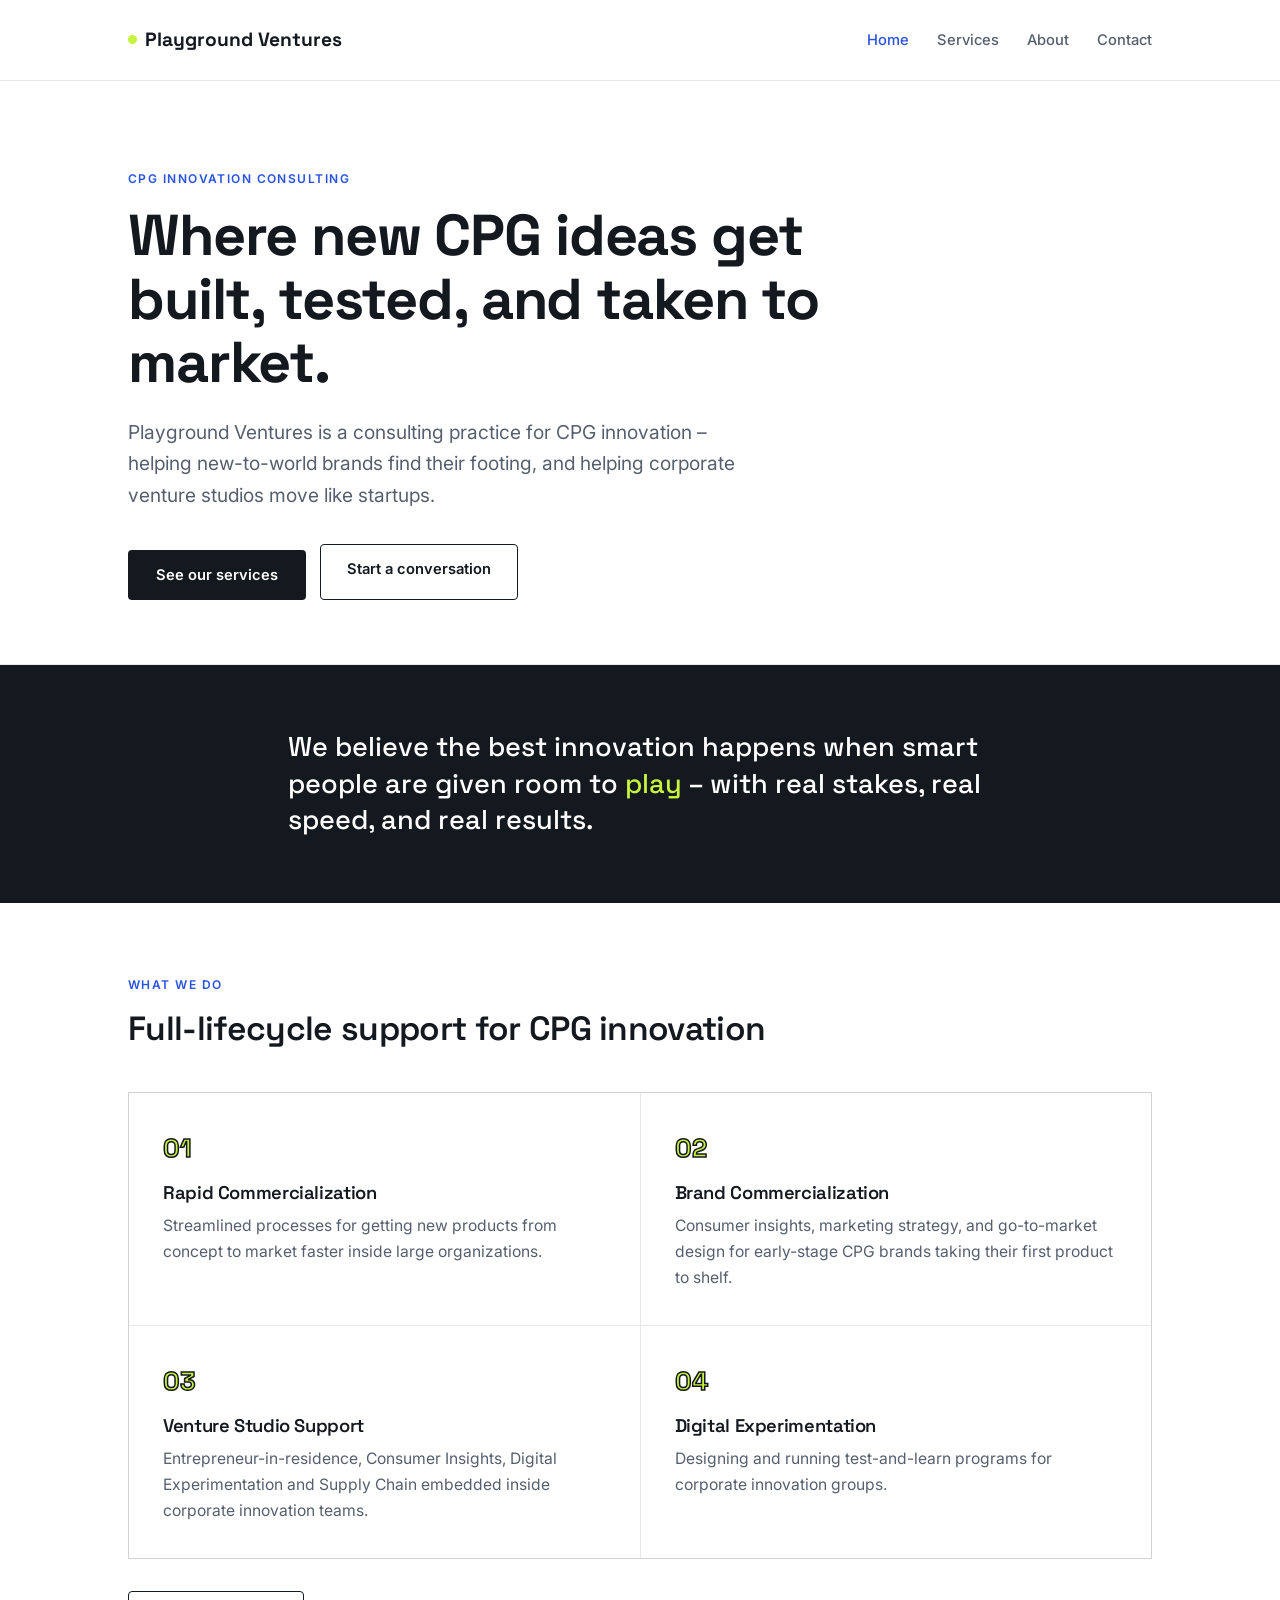
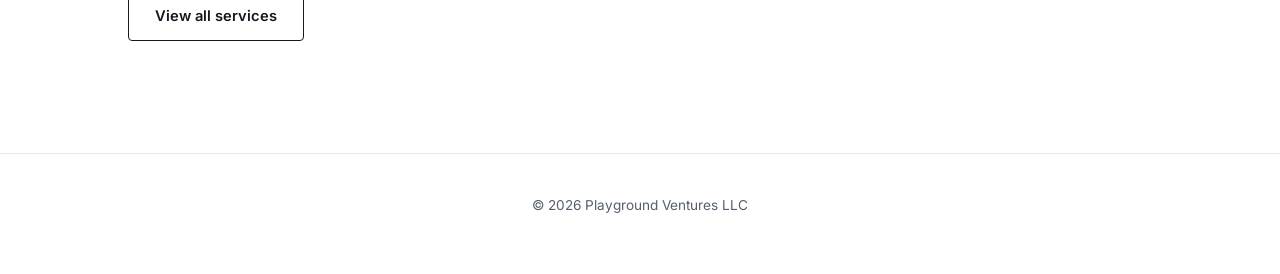
<file: index.html>
<!doctype html>
<html lang="en">
<head>
<meta charset="UTF-8">
<meta name="viewport" content="width=device-width, initial-scale=1.0">
<title>Playground Ventures – CPG Innovation Consulting</title>
<meta name="description" content="Playground Ventures is a consulting practice for CPG innovation – helping new-to-world brands find their footing, and corporate venture studios move like startups.">
<link rel="canonical" href="https://playground-ventures.com/">
<meta property="og:site_name" content="Playground Ventures">
<meta property="og:type" content="website">
<meta property="og:title" content="Playground Ventures – CPG Innovation Consulting">
<meta property="og:description" content="Playground Ventures is a consulting practice for CPG innovation – helping new-to-world brands find their footing, and corporate venture studios move like startups.">
<meta property="og:url" content="https://playground-ventures.com/">
<meta property="og:image" content="https://playground-ventures.com/assets/images/og-share.jpg">
<meta property="og:image:width" content="1200">
<meta property="og:image:height" content="630">
<meta name="twitter:card" content="summary_large_image">
<meta name="twitter:title" content="Playground Ventures – CPG Innovation Consulting">
<meta name="twitter:description" content="Playground Ventures is a consulting practice for CPG innovation – helping new-to-world brands find their footing, and corporate venture studios move like startups.">
<meta name="twitter:image" content="https://playground-ventures.com/assets/images/og-share.jpg">
<link rel="icon" href="/favicon.ico">
<link rel="icon" type="image/png" sizes="16x16" href="/favicon-16x16.png">
<link rel="icon" type="image/png" sizes="32x32" href="/favicon-32x32.png">
<link rel="icon" type="image/png" sizes="48x48" href="/favicon-48x48.png">
<link rel="apple-touch-icon" sizes="180x180" href="/apple-touch-icon.png">
<link rel="manifest" href="/site.webmanifest">
<link rel="preconnect" href="https://fonts.googleapis.com">
<link rel="preconnect" href="https://fonts.gstatic.com" crossorigin>
<link href="https://fonts.googleapis.com/css2?family=Space+Grotesk:wght@500;600;700&family=Inter:wght@400;500;600&display=swap" rel="stylesheet">
<link rel="stylesheet" href="/assets/styles.css">
</head>
<body>
<header class="site">
  <div class="wrap">
    <a class="brand" href="/"><span class="dot"></span>Playground Ventures</a>
    <nav class="site-nav">
      <a href="/" class="active">Home</a>
      <a href="/services/">Services</a>
      <a href="/about/">About</a>
      <a href="/contact/">Contact</a>
    </nav>
  </div>
</header>

<main>
  <section class="hero">
    <div class="wrap">
      <span class="eyebrow">CPG Innovation Consulting</span>
      <h1>Where new CPG ideas get built, tested, and taken to market.</h1>
      <p class="lede">Playground Ventures is a consulting practice for CPG innovation – helping new-to-world brands find their footing, and helping corporate venture studios move like startups.</p>
      <div class="hero-actions">
        <a class="btn" href="/services/">See our services</a>
        <a class="btn-outline" href="/contact/">Start a conversation</a>
      </div>
    </div>
  </section>

  <section class="callout">
    <div class="wrap-narrow">
      <p>We believe the best innovation happens when smart people are given room to <span>play</span> – with real stakes, real speed, and real results.</p>
    </div>
  </section>

  <section class="section">
    <div class="wrap">
      <div class="section-head">
        <span class="eyebrow">What We Do</span>
        <h2>Full-lifecycle support for CPG innovation</h2>
      </div>
      <div class="grid">
        <div class="card">
          <span class="num">01</span>
          <h3>Rapid Commercialization</h3>
          <p>Streamlined processes for getting new products from concept to market faster inside large organizations.</p>
        </div>
        <div class="card">
          <span class="num">02</span>
          <h3>Brand Commercialization</h3>
          <p>Consumer insights, marketing strategy, and go-to-market design for early-stage CPG brands taking their first product to shelf.</p>
        </div>
        <div class="card">
          <span class="num">03</span>
          <h3>Venture Studio Support</h3>
          <p>Entrepreneur-in-residence, Consumer Insights, Digital Experimentation and Supply Chain embedded inside corporate innovation teams.</p>
        </div>
        <div class="card">
          <span class="num">04</span>
          <h3>Digital Experimentation</h3>
          <p>Designing and running test-and-learn programs for corporate innovation groups.</p>
        </div>
      </div>
      <div style="margin-top:32px;">
        <a class="btn-outline" href="/services/">View all services</a>
      </div>
    </div>
  </section>
</main>

<footer class="site">
  <div class="wrap">
    <p>&copy; <span id="y"></span> Playground Ventures LLC</p>
  </div>
</footer>
<script>document.getElementById('y').textContent = new Date().getFullYear();</script>
</body>
</html>
</file>
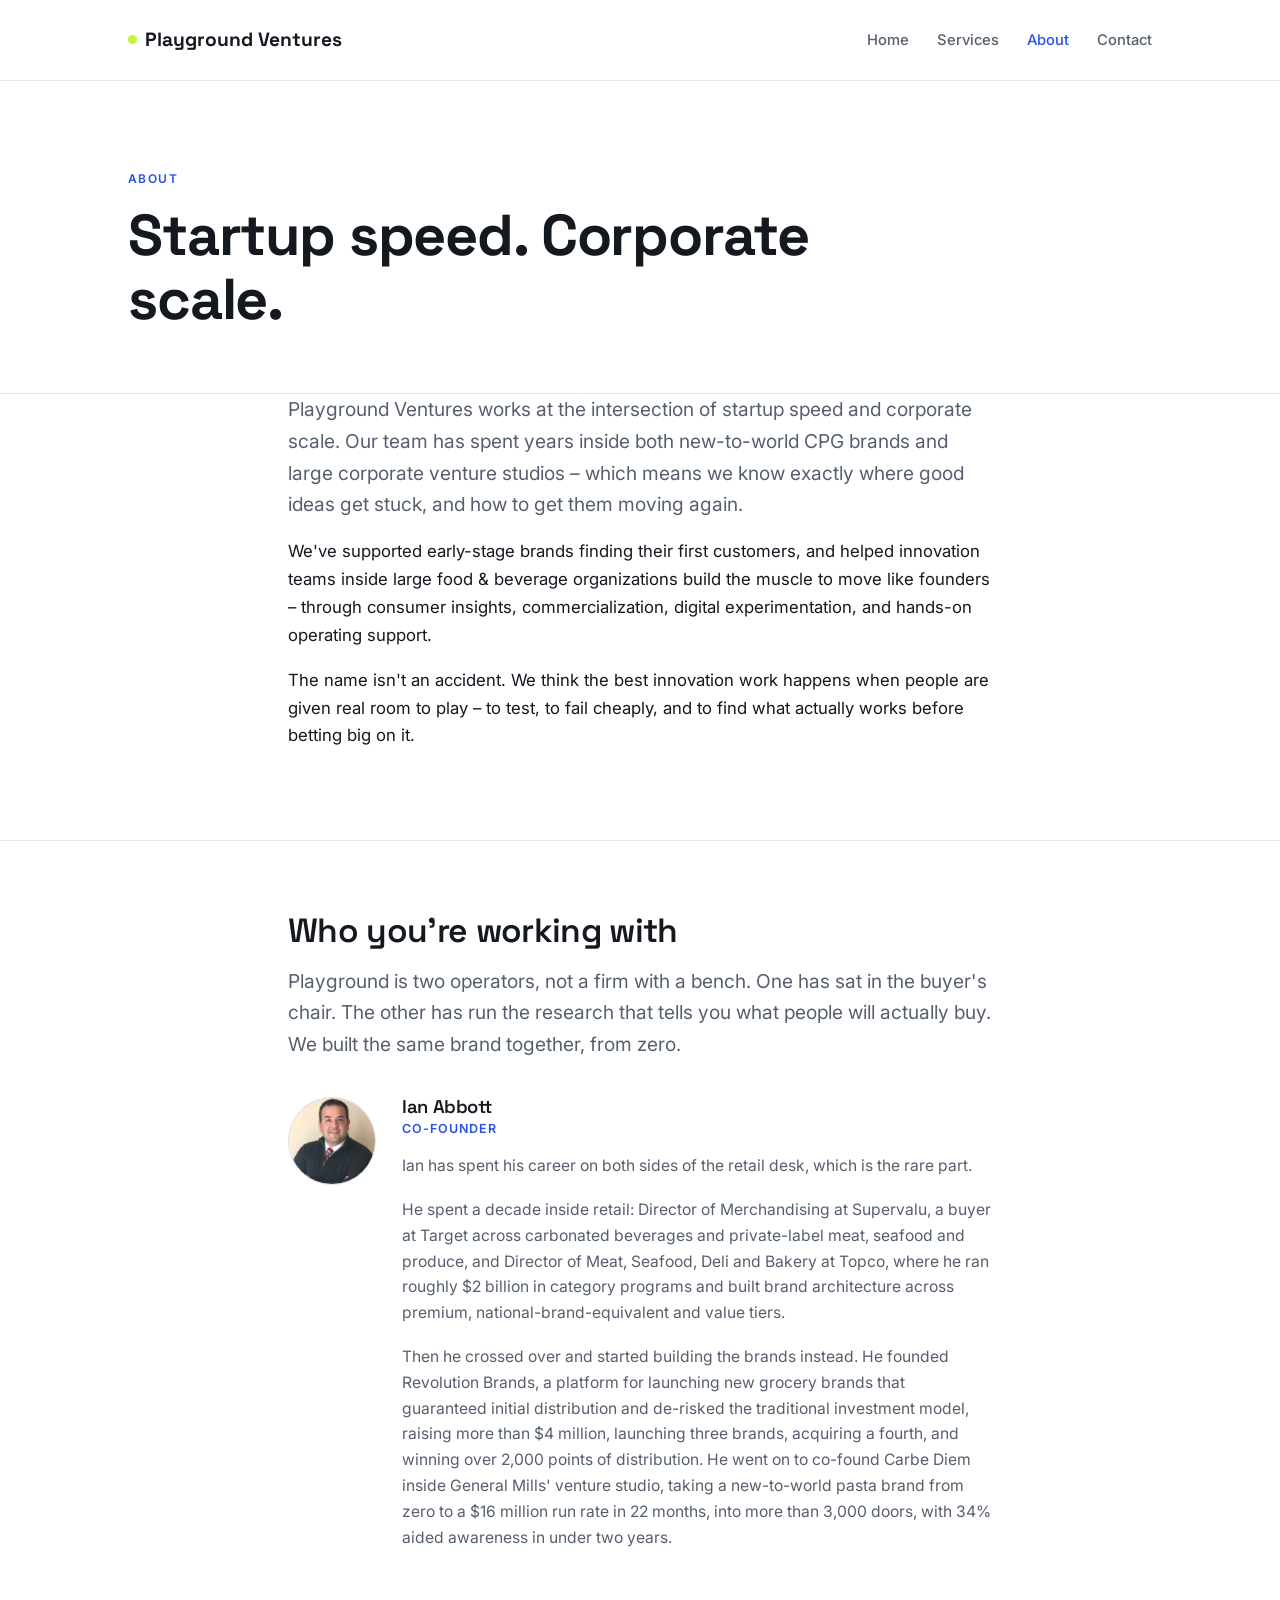
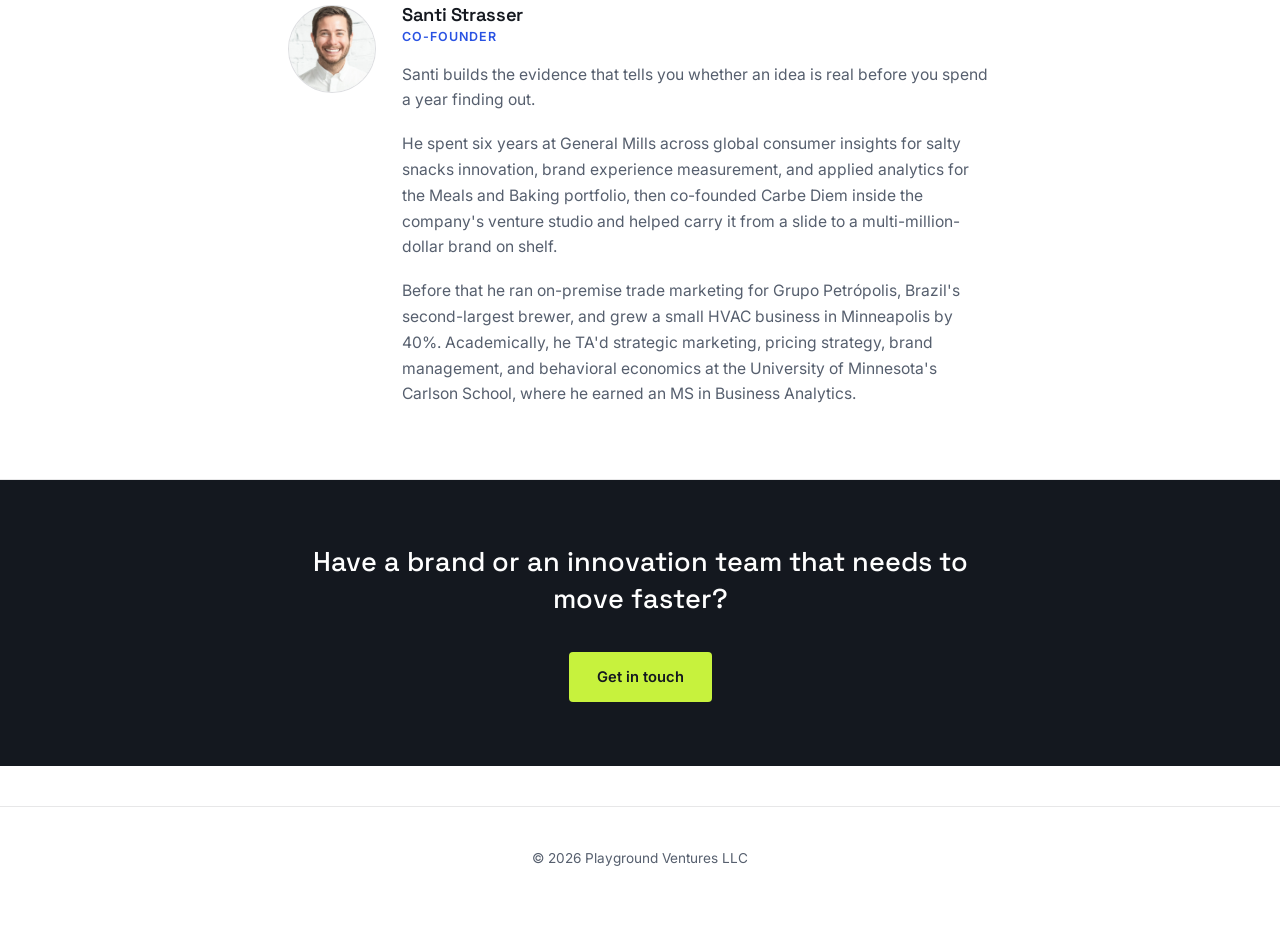
<file: about/index.html>
<!doctype html>
<html lang="en">
<head>
<meta charset="UTF-8">
<meta name="viewport" content="width=device-width, initial-scale=1.0">
<title>About – Playground Ventures</title>
<meta name="description" content="Playground Ventures works at the intersection of startup speed and corporate scale. Two operators with hands-on CPG brand and venture studio experience.">
<link rel="canonical" href="https://playground-ventures.com/about/">
<meta property="og:site_name" content="Playground Ventures">
<meta property="og:type" content="website">
<meta property="og:title" content="About – Playground Ventures">
<meta property="og:description" content="Playground Ventures works at the intersection of startup speed and corporate scale. Two operators with hands-on CPG brand and venture studio experience.">
<meta property="og:url" content="https://playground-ventures.com/about/">
<meta property="og:image" content="https://playground-ventures.com/assets/images/og-share.jpg">
<meta property="og:image:width" content="1200">
<meta property="og:image:height" content="630">
<meta name="twitter:card" content="summary_large_image">
<meta name="twitter:title" content="About – Playground Ventures">
<meta name="twitter:description" content="Playground Ventures works at the intersection of startup speed and corporate scale. Two operators with hands-on CPG brand and venture studio experience.">
<meta name="twitter:image" content="https://playground-ventures.com/assets/images/og-share.jpg">
<link rel="icon" href="/favicon.ico">
<link rel="icon" type="image/png" sizes="16x16" href="/favicon-16x16.png">
<link rel="icon" type="image/png" sizes="32x32" href="/favicon-32x32.png">
<link rel="icon" type="image/png" sizes="48x48" href="/favicon-48x48.png">
<link rel="apple-touch-icon" sizes="180x180" href="/apple-touch-icon.png">
<link rel="manifest" href="/site.webmanifest">
<link rel="preconnect" href="https://fonts.googleapis.com">
<link rel="preconnect" href="https://fonts.gstatic.com" crossorigin>
<link href="https://fonts.googleapis.com/css2?family=Space+Grotesk:wght@500;600;700&family=Inter:wght@400;500;600&display=swap" rel="stylesheet">
<link rel="stylesheet" href="/assets/styles.css">
</head>
<body>
<header class="site">
  <div class="wrap">
    <a class="brand" href="/"><span class="dot"></span>Playground Ventures</a>
    <nav class="site-nav">
      <a href="/">Home</a>
      <a href="/services/">Services</a>
      <a href="/about/" class="active">About</a>
      <a href="/contact/">Contact</a>
    </nav>
  </div>
</header>

<main>
  <section class="hero" style="padding-bottom:40px;">
    <div class="wrap">
      <span class="eyebrow">About</span>
      <h1>Startup speed. Corporate scale.</h1>
    </div>
  </section>

  <section class="section" style="padding-top:0;">
    <div class="wrap-narrow">
      <p class="lede" style="max-width:none;">Playground Ventures works at the intersection of startup speed and corporate scale. Our team has spent years inside both new-to-world CPG brands and large corporate venture studios – which means we know exactly where good ideas get stuck, and how to get them moving again.</p>
      <p>We've supported early-stage brands finding their first customers, and helped innovation teams inside large food &amp; beverage organizations build the muscle to move like founders – through consumer insights, commercialization, digital experimentation, and hands-on operating support.</p>
      <p>The name isn't an accident. We think the best innovation work happens when people are given real room to play – to test, to fail cheaply, and to find what actually works before betting big on it.</p>
    </div>
  </section>

  <section class="section">
    <div class="wrap-narrow">
      <div class="section-head" style="max-width:none; margin-bottom:0;">
        <h2>Who you're working with</h2>
        <p class="lede" style="max-width:none;">Playground is two operators, not a firm with a bench. One has sat in the buyer's chair. The other has run the research that tells you what people will actually buy. We built the same brand together, from zero.</p>
      </div>

      <div class="people">

        <article class="person">
          <img class="avatar" src="/assets/ian-abbott.jpg" alt="Ian Abbott" width="88" height="88" loading="lazy">
          <div>
            <h3>Ian Abbott</h3>
            <p class="role">Co-Founder</p>
            <p>Ian has spent his career on both sides of the retail desk, which is the rare part.</p>
            <p>He spent a decade inside retail: Director of Merchandising at Supervalu, a buyer at Target across carbonated beverages and private-label meat, seafood and produce, and Director of Meat, Seafood, Deli and Bakery at Topco, where he ran roughly $2 billion in category programs and built brand architecture across premium, national-brand-equivalent and value tiers.</p>
            <p>Then he crossed over and started building the brands instead. He founded Revolution Brands, a platform for launching new grocery brands that guaranteed initial distribution and de-risked the traditional investment model, raising more than $4 million, launching three brands, acquiring a fourth, and winning over 2,000 points of distribution. He went on to co-found Carbe Diem inside General Mills' venture studio, taking a new-to-world pasta brand from zero to a $16 million run rate in 22 months, into more than 3,000 doors, with 34% aided awareness in under two years.</p>
          </div>
        </article>

        <article class="person">
          <img class="avatar" src="/assets/santi-strasser.jpg" alt="Santi Strasser" width="88" height="88" loading="lazy">
          <div>
            <h3>Santi Strasser</h3>
            <p class="role">Co-Founder</p>
            <p>Santi builds the evidence that tells you whether an idea is real before you spend a year finding out.</p>
            <p>He spent six years at General Mills across global consumer insights for salty snacks innovation, brand experience measurement, and applied analytics for the Meals and Baking portfolio, then co-founded Carbe Diem inside the company's venture studio and helped carry it from a slide to a multi-million-dollar brand on shelf.</p>
            <p>Before that he ran on-premise trade marketing for Grupo Petrópolis, Brazil's second-largest brewer, and grew a small HVAC business in Minneapolis by 40%. Academically, he TA'd strategic marketing, pricing strategy, brand management, and behavioral economics at the University of Minnesota's Carlson School, where he earned an MS in Business Analytics.</p>
          </div>
        </article>

      </div>
    </div>
  </section>

  <section class="callout">
    <div class="wrap-narrow" style="text-align:center;">
      <p style="margin-bottom:28px;">Have a brand or an innovation team that needs to move faster?</p>
      <a class="btn" href="/contact/" style="background:var(--pop); color:var(--ink);">Get in touch</a>
    </div>
  </section>
</main>

<footer class="site">
  <div class="wrap">
    <p>&copy; <span id="y"></span> Playground Ventures LLC</p>
  </div>
</footer>
<script>document.getElementById('y').textContent = new Date().getFullYear();</script>
</body>
</html>
</file>
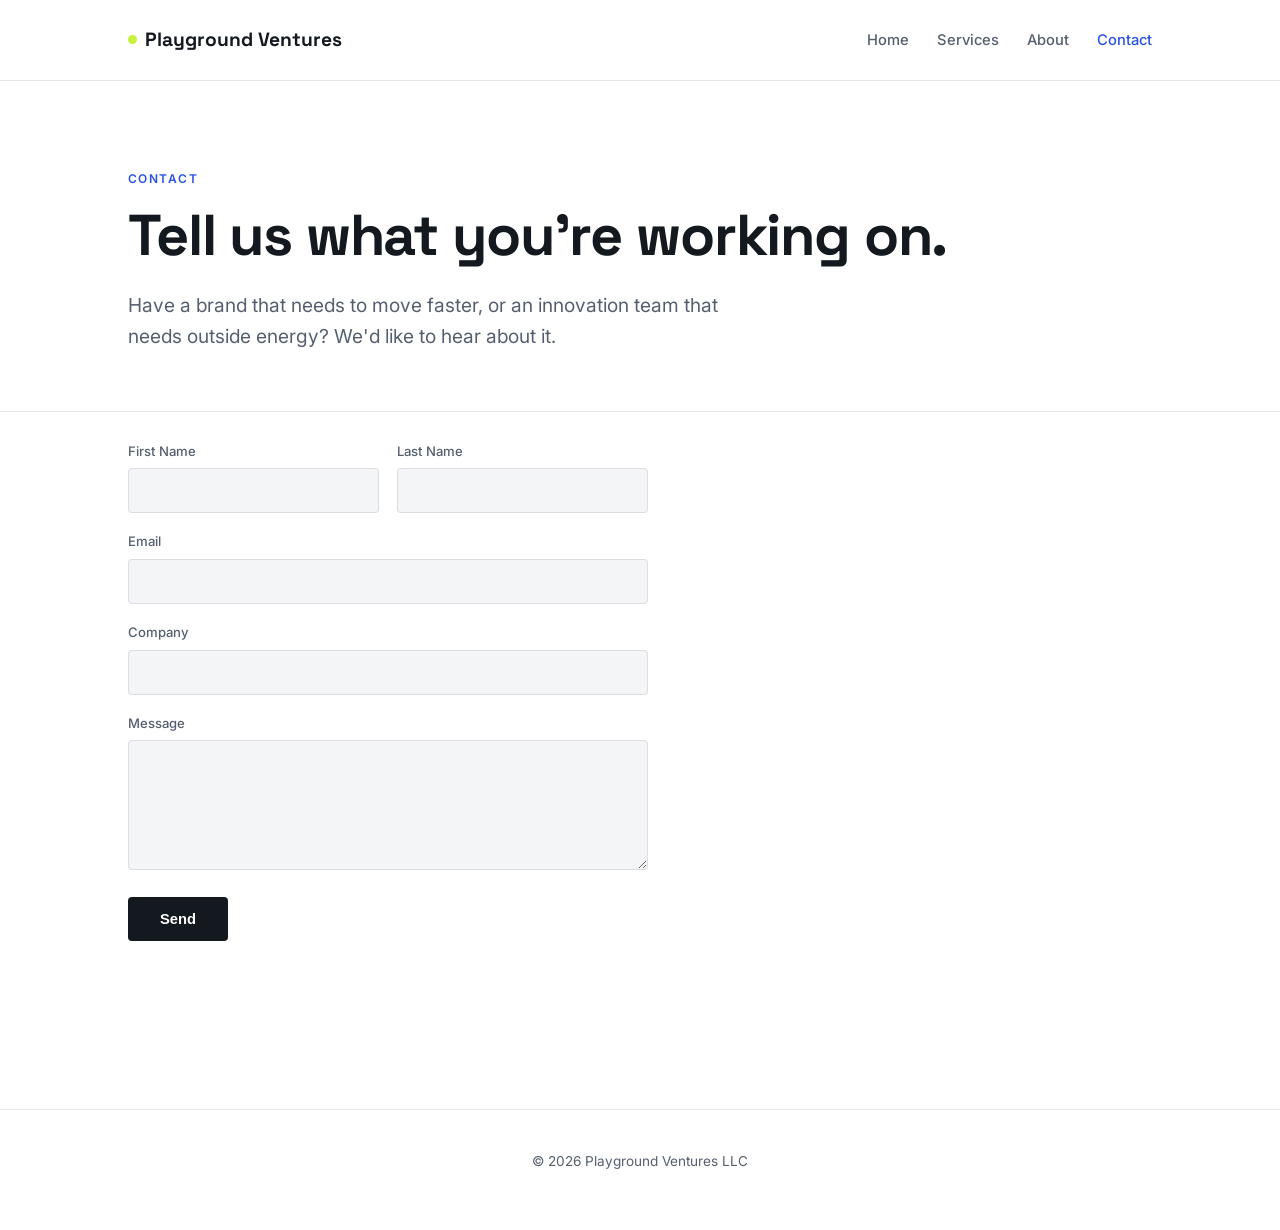
<file: contact/index.html>
<!doctype html>
<html lang="en">
<head>
<meta charset="UTF-8">
<meta name="viewport" content="width=device-width, initial-scale=1.0">
<title>Contact – Playground Ventures</title>
<meta name="description" content="Have a brand that needs to move faster, or an innovation team that needs outside energy? Tell Playground Ventures what you are working on.">
<link rel="canonical" href="https://playground-ventures.com/contact/">
<meta property="og:site_name" content="Playground Ventures">
<meta property="og:type" content="website">
<meta property="og:title" content="Contact – Playground Ventures">
<meta property="og:description" content="Have a brand that needs to move faster, or an innovation team that needs outside energy? Tell Playground Ventures what you are working on.">
<meta property="og:url" content="https://playground-ventures.com/contact/">
<meta property="og:image" content="https://playground-ventures.com/assets/images/og-share.jpg">
<meta property="og:image:width" content="1200">
<meta property="og:image:height" content="630">
<meta name="twitter:card" content="summary_large_image">
<meta name="twitter:title" content="Contact – Playground Ventures">
<meta name="twitter:description" content="Have a brand that needs to move faster, or an innovation team that needs outside energy? Tell Playground Ventures what you are working on.">
<meta name="twitter:image" content="https://playground-ventures.com/assets/images/og-share.jpg">
<link rel="icon" href="/favicon.ico">
<link rel="icon" type="image/png" sizes="16x16" href="/favicon-16x16.png">
<link rel="icon" type="image/png" sizes="32x32" href="/favicon-32x32.png">
<link rel="icon" type="image/png" sizes="48x48" href="/favicon-48x48.png">
<link rel="apple-touch-icon" sizes="180x180" href="/apple-touch-icon.png">
<link rel="manifest" href="/site.webmanifest">
<link rel="preconnect" href="https://fonts.googleapis.com">
<link rel="preconnect" href="https://fonts.gstatic.com" crossorigin>
<link href="https://fonts.googleapis.com/css2?family=Space+Grotesk:wght@500;600;700&family=Inter:wght@400;500;600&display=swap" rel="stylesheet">
<link rel="stylesheet" href="/assets/styles.css">
<script src="/assets/form.js" defer></script>
</head>
<body>
<header class="site">
  <div class="wrap">
    <a class="brand" href="/"><span class="dot"></span>Playground Ventures</a>
    <nav class="site-nav">
      <a href="/">Home</a>
      <a href="/services/">Services</a>
      <a href="/about/">About</a>
      <a href="/contact/" class="active">Contact</a>
    </nav>
  </div>
</header>

<main>
  <section class="hero" style="padding-bottom:40px;">
    <div class="wrap">
      <span class="eyebrow">Contact</span>
      <h1>Tell us what you're working on.</h1>
      <p class="lede">Have a brand that needs to move faster, or an innovation team that needs outside energy? We'd like to hear about it.</p>
    </div>
  </section>

  <section class="section" style="padding-top:0;">
    <div class="wrap">
      <form class="form-grid w3f-form" action="https://api.web3forms.com/submit" method="POST">
        <input type="hidden" name="access_key" value="f3429bb3-e333-4017-af33-78179c6c9c20">
        <input type="hidden" name="subject" value="New inquiry from playground-ventures.com">
        <input type="checkbox" name="botcheck" class="hp-field" tabindex="-1" autocomplete="off">
        <div class="form-row">
          <div>
            <label for="fname">First Name</label>
            <input id="fname" name="First Name" required>
          </div>
          <div>
            <label for="lname">Last Name</label>
            <input id="lname" name="Last Name" required>
          </div>
        </div>
        <div>
          <label for="email">Email</label>
          <input id="email" name="email" type="email" required>
        </div>
        <div>
          <label for="company">Company</label>
          <input id="company" name="Company">
        </div>
        <div>
          <label for="message">Message</label>
          <textarea id="message" name="message" required></textarea>
        </div>
        <button class="submit" type="submit">Send</button>
        <p class="form-status" role="status"></p>
      </form>
    </div>
  </section>
</main>

<footer class="site">
  <div class="wrap">
    <p>&copy; <span id="y"></span> Playground Ventures LLC</p>
  </div>
</footer>
<script>document.getElementById('y').textContent = new Date().getFullYear();</script>
</body>
</html>
</file>
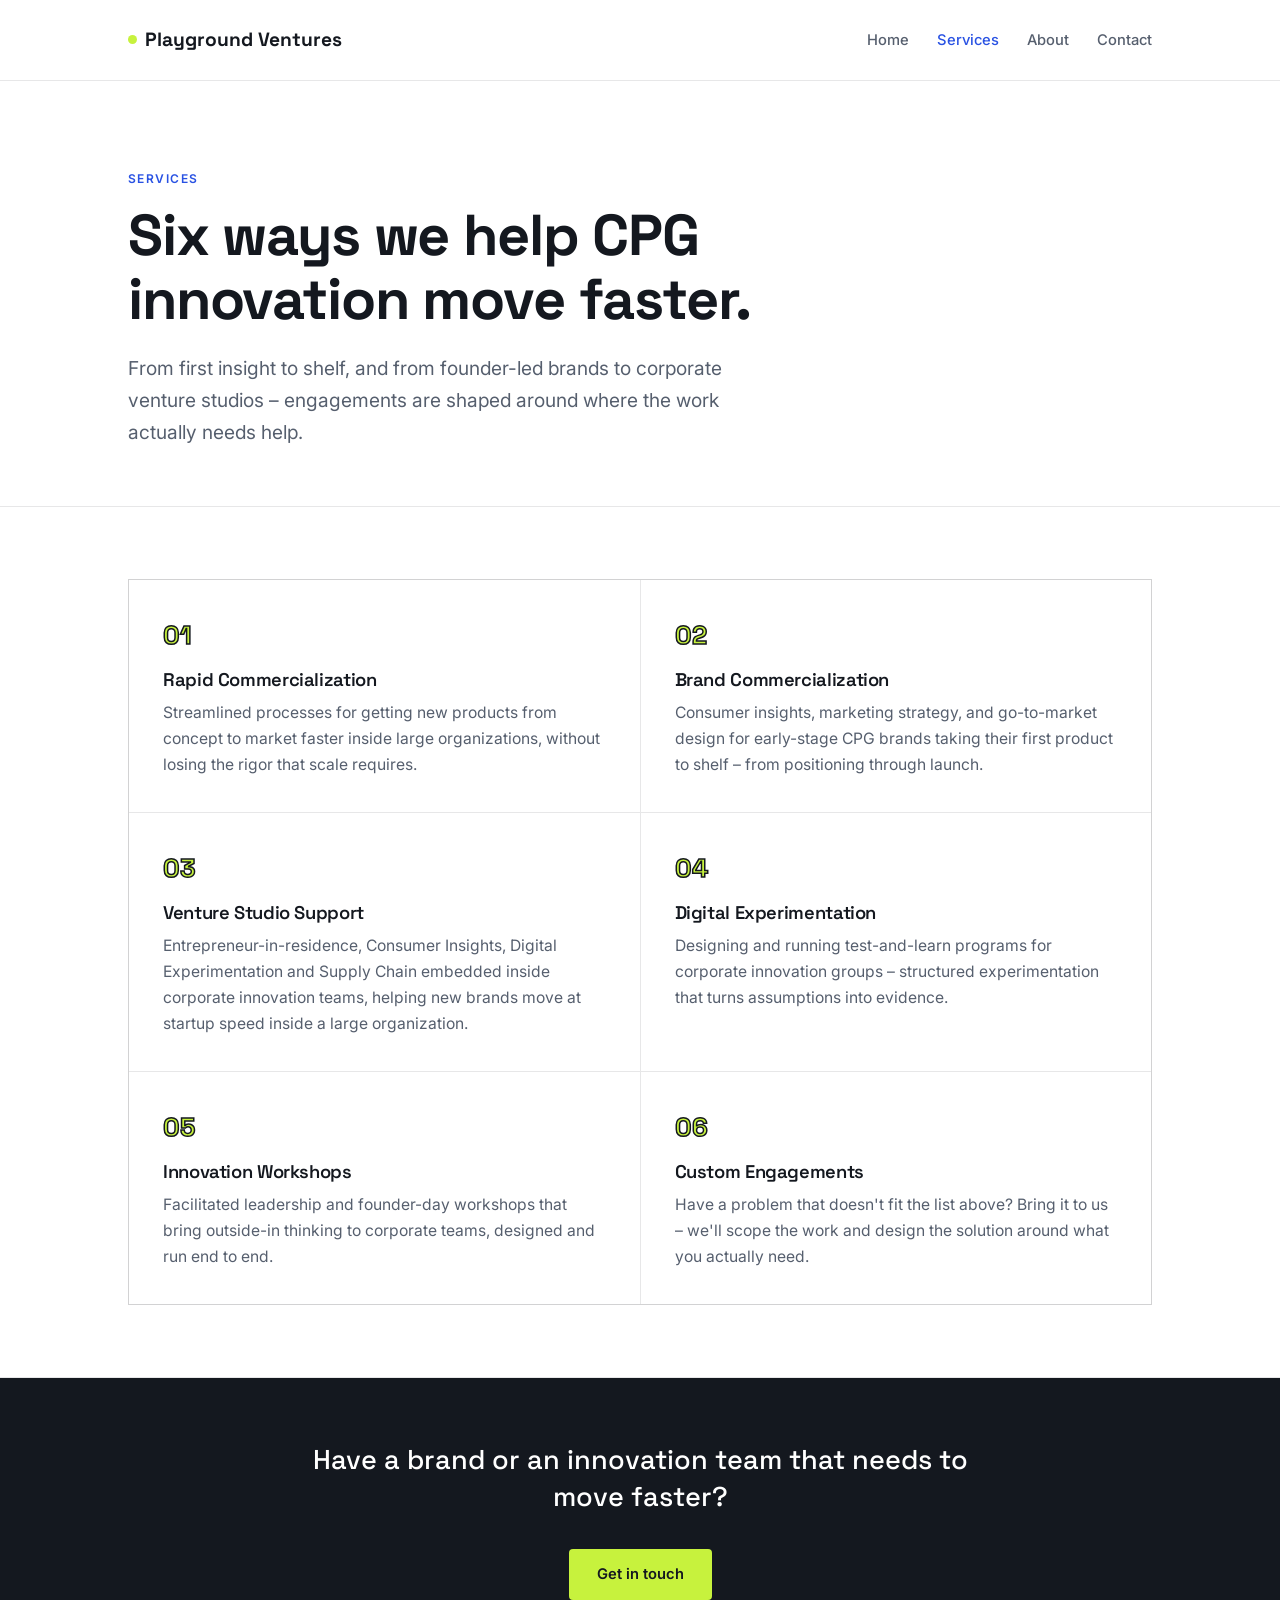
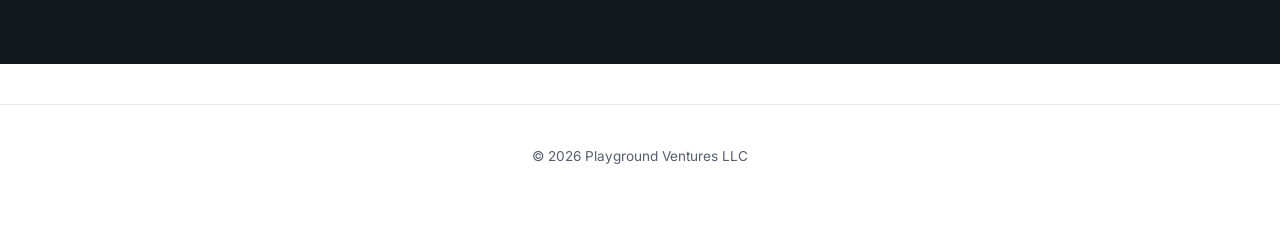
<file: services/index.html>
<!doctype html>
<html lang="en">
<head>
<meta charset="UTF-8">
<meta name="viewport" content="width=device-width, initial-scale=1.0">
<title>Services – Playground Ventures</title>
<meta name="description" content="Rapid commercialization, brand commercialization, venture studio support, digital experimentation and innovation workshops for CPG brands and corporate innovation teams.">
<link rel="canonical" href="https://playground-ventures.com/services/">
<meta property="og:site_name" content="Playground Ventures">
<meta property="og:type" content="website">
<meta property="og:title" content="Services – Playground Ventures">
<meta property="og:description" content="Rapid commercialization, brand commercialization, venture studio support, digital experimentation and innovation workshops for CPG brands and corporate innovation teams.">
<meta property="og:url" content="https://playground-ventures.com/services/">
<meta property="og:image" content="https://playground-ventures.com/assets/images/og-share.jpg">
<meta property="og:image:width" content="1200">
<meta property="og:image:height" content="630">
<meta name="twitter:card" content="summary_large_image">
<meta name="twitter:title" content="Services – Playground Ventures">
<meta name="twitter:description" content="Rapid commercialization, brand commercialization, venture studio support, digital experimentation and innovation workshops for CPG brands and corporate innovation teams.">
<meta name="twitter:image" content="https://playground-ventures.com/assets/images/og-share.jpg">
<link rel="icon" href="/favicon.ico">
<link rel="icon" type="image/png" sizes="16x16" href="/favicon-16x16.png">
<link rel="icon" type="image/png" sizes="32x32" href="/favicon-32x32.png">
<link rel="icon" type="image/png" sizes="48x48" href="/favicon-48x48.png">
<link rel="apple-touch-icon" sizes="180x180" href="/apple-touch-icon.png">
<link rel="manifest" href="/site.webmanifest">
<link rel="preconnect" href="https://fonts.googleapis.com">
<link rel="preconnect" href="https://fonts.gstatic.com" crossorigin>
<link href="https://fonts.googleapis.com/css2?family=Space+Grotesk:wght@500;600;700&family=Inter:wght@400;500;600&display=swap" rel="stylesheet">
<link rel="stylesheet" href="/assets/styles.css">
</head>
<body>
<header class="site">
  <div class="wrap">
    <a class="brand" href="/"><span class="dot"></span>Playground Ventures</a>
    <nav class="site-nav">
      <a href="/">Home</a>
      <a href="/services/" class="active">Services</a>
      <a href="/about/">About</a>
      <a href="/contact/">Contact</a>
    </nav>
  </div>
</header>

<main>
  <section class="hero" style="padding-bottom:40px;">
    <div class="wrap">
      <span class="eyebrow">Services</span>
      <h1>Six ways we help CPG innovation move faster.</h1>
      <p class="lede">From first insight to shelf, and from founder-led brands to corporate venture studios – engagements are shaped around where the work actually needs help.</p>
    </div>
  </section>

  <section class="section">
    <div class="wrap">
      <div class="grid">
        <div class="card">
          <span class="num">01</span>
          <h3>Rapid Commercialization</h3>
          <p>Streamlined processes for getting new products from concept to market faster inside large organizations, without losing the rigor that scale requires.</p>
        </div>
        <div class="card">
          <span class="num">02</span>
          <h3>Brand Commercialization</h3>
          <p>Consumer insights, marketing strategy, and go-to-market design for early-stage CPG brands taking their first product to shelf – from positioning through launch.</p>
        </div>
        <div class="card">
          <span class="num">03</span>
          <h3>Venture Studio Support</h3>
          <p>Entrepreneur-in-residence, Consumer Insights, Digital Experimentation and Supply Chain embedded inside corporate innovation teams, helping new brands move at startup speed inside a large organization.</p>
        </div>
        <div class="card">
          <span class="num">04</span>
          <h3>Digital Experimentation</h3>
          <p>Designing and running test-and-learn programs for corporate innovation groups – structured experimentation that turns assumptions into evidence.</p>
        </div>
        <div class="card">
          <span class="num">05</span>
          <h3>Innovation Workshops</h3>
          <p>Facilitated leadership and founder-day workshops that bring outside-in thinking to corporate teams, designed and run end to end.</p>
        </div>
        <div class="card">
          <span class="num">06</span>
          <h3>Custom Engagements</h3>
          <p>Have a problem that doesn't fit the list above? Bring it to us – we'll scope the work and design the solution around what you actually need.</p>
        </div>
      </div>
    </div>
  </section>

  <section class="callout">
    <div class="wrap-narrow" style="text-align:center;">
      <p style="margin-bottom:28px;">Have a brand or an innovation team that needs to move faster?</p>
      <a class="btn" href="/contact/" style="background:var(--pop); color:var(--ink);">Get in touch</a>
    </div>
  </section>
</main>

<footer class="site">
  <div class="wrap">
    <p>&copy; <span id="y"></span> Playground Ventures LLC</p>
  </div>
</footer>
<script>document.getElementById('y').textContent = new Date().getFullYear();</script>
</body>
</html>
</file>
<file: assets/styles.css>
:root{
  --ink:#14181F;
  --ink-soft:#565F6E;
  --paper:#FFFFFF;
  --paper-alt:#F4F5F7;
  --accent:#2952E3;
  --accent-dim:#E8ECFC;
  --pop:#C7F23D;
  --border:rgba(20,24,31,0.10);
  --maxw:1080px;
  --maxw-narrow:760px;
}

*{box-sizing:border-box; margin:0; padding:0;}
html{scroll-behavior:smooth;}

body{
  background:var(--paper);
  color:var(--ink);
  font-family:'Inter',system-ui,-apple-system,sans-serif;
  font-weight:400;
  line-height:1.65;
  font-size:1.05rem;
  -webkit-font-smoothing:antialiased;
}

.wrap{max-width:var(--maxw); margin:0 auto; padding:0 28px;}
.wrap-narrow{max-width:var(--maxw-narrow); margin:0 auto; padding:0 28px;}

a{color:var(--accent); text-decoration:none;}
a:hover{text-decoration:underline;}
img{max-width:100%; display:block;}

h1,h2,h3{
  font-family:'Space Grotesk',system-ui,sans-serif;
  color:var(--ink);
  line-height:1.1;
  letter-spacing:-0.02em;
  font-weight:600;
}
h1{font-size:clamp(2.4rem,5.5vw,3.6rem); font-weight:700;}
h2{font-size:clamp(1.6rem,3.5vw,2.1rem); margin-bottom:1rem;}
h3{font-size:1.15rem; margin-bottom:0.5rem;}
p{margin-bottom:1.1rem;}

/* Nav */
header.site{border-bottom:1px solid var(--border); padding:24px 0;}
header.site .wrap{display:flex; justify-content:space-between; align-items:center; flex-wrap:wrap; gap:16px;}
.brand{font-family:'Space Grotesk',sans-serif; font-weight:700; font-size:1.2rem; color:var(--ink); display:flex; align-items:center; gap:8px;}
.brand:hover{text-decoration:none;}
.brand .dot{width:9px; height:9px; border-radius:50%; background:var(--pop); display:inline-block;}
nav.site-nav{display:flex; gap:28px; flex-wrap:wrap;}
nav.site-nav a{color:var(--ink-soft); font-size:0.92rem; font-weight:500;}
nav.site-nav a:hover{color:var(--accent); text-decoration:none;}
nav.site-nav a.active{color:var(--accent);}

main{padding:0 0 40px;}

.eyebrow{
  font-size:0.75rem; letter-spacing:0.12em; text-transform:uppercase;
  color:var(--accent); font-weight:600; margin-bottom:16px; display:block;
}

.lede{font-size:1.2rem; color:var(--ink-soft); max-width:640px;}

.btn{
  display:inline-block; background:var(--ink); color:#fff;
  padding:13px 28px; border-radius:4px; font-size:0.92rem;
  font-weight:600; margin-top:6px;
}
.btn:hover{background:var(--accent); text-decoration:none;}
.btn-outline{
  display:inline-block; border:1.5px solid var(--ink); color:var(--ink);
  padding:12px 26px; border-radius:4px; font-size:0.92rem; font-weight:600;
}
.btn-outline:hover{border-color:var(--accent); color:var(--accent); text-decoration:none;}

/* Hero */
.hero{padding:88px 0 64px; border-bottom:1px solid var(--border);}
.hero h1{margin-bottom:22px; max-width:820px;}
.hero-actions{display:flex; gap:14px; margin-top:32px; flex-wrap:wrap;}

/* Sections */
.section{padding:72px 0; border-bottom:1px solid var(--border);}
.section:last-child{border-bottom:none;}
.section-head{max-width:640px; margin-bottom:44px;}

/* Services grid */
.grid{display:grid; grid-template-columns:repeat(2, 1fr); gap:1px; background:var(--border); border:1px solid var(--border);}
.card{background:var(--paper); padding:34px;}
.card .num{
  font-family:'Space Grotesk',sans-serif; font-weight:700; color:var(--pop);
  -webkit-text-stroke:1.5px var(--ink); font-size:1.6rem; margin-bottom:14px; display:block;
}
.card h3{margin-bottom:10px;}
.card p{color:var(--ink-soft); margin-bottom:0; font-size:0.98rem;}

/* Callout / philosophy */
.callout{
  background:var(--ink); color:#fff; padding:64px 0; margin:0;
}
.callout .wrap-narrow p{
  font-family:'Space Grotesk',sans-serif; font-size:clamp(1.3rem,3vw,1.7rem);
  font-weight:500; line-height:1.35; color:#fff; margin:0;
}
.callout .wrap-narrow p span{color:var(--pop);}

/* Form */
.form-grid{display:grid; gap:18px; margin-top:1.8rem; max-width:520px;}
.form-row{display:grid; gap:18px; grid-template-columns:1fr 1fr;}
label{font-size:0.82rem; color:var(--ink-soft); display:block; margin-bottom:6px; font-weight:500;}
input, textarea{
  width:100%; padding:12px 14px; border:1px solid var(--border);
  border-radius:4px; background:var(--paper-alt); color:var(--ink); font-family:inherit;
  font-size:0.98rem;
}
textarea{min-height:130px; resize:vertical;}
input:focus, textarea:focus{outline:2px solid var(--accent-dim); border-color:var(--accent);}
button.submit{
  background:var(--ink); color:#fff; border:none; padding:14px 32px;
  border-radius:4px; font-size:0.92rem; font-weight:600; cursor:pointer; justify-self:start;
}
button.submit:hover{background:var(--accent);}
button.submit:disabled{opacity:0.6; cursor:default;}
.form-status{font-size:0.9rem; min-height:1.4em;}
.form-status.ok{color:#1E7A4C;}
.form-status.err{color:#C23A2B;}
.hp-field{position:absolute; left:-9999px; top:-9999px;}

/* People */
.people{display:grid; gap:54px; margin-top:36px;}
.person{display:grid; grid-template-columns:88px 1fr; gap:26px; align-items:start;}
.person .avatar{
  width:88px; height:88px; border-radius:50%; object-fit:cover; display:block;
  border:1px solid var(--border); background:var(--paper-alt);
}
.person h3{margin-bottom:2px;}
.person .role{
  font-size:0.78rem; letter-spacing:0.08em; text-transform:uppercase;
  color:var(--accent); font-weight:600; margin-bottom:14px;
}
.person p{color:var(--ink-soft); font-size:0.98rem;}
.person p:last-child{margin-bottom:0;}
.person .kicker{color:var(--ink); font-weight:500;}

/* Footer */
footer.site{padding:40px 0; text-align:center; color:var(--ink-soft); font-size:0.85rem; border-top:1px solid var(--border);}

@media (max-width:640px){
  .grid{grid-template-columns:1fr;}
  .form-row{grid-template-columns:1fr;}
  .person{grid-template-columns:1fr; gap:16px;}
}
</file>
